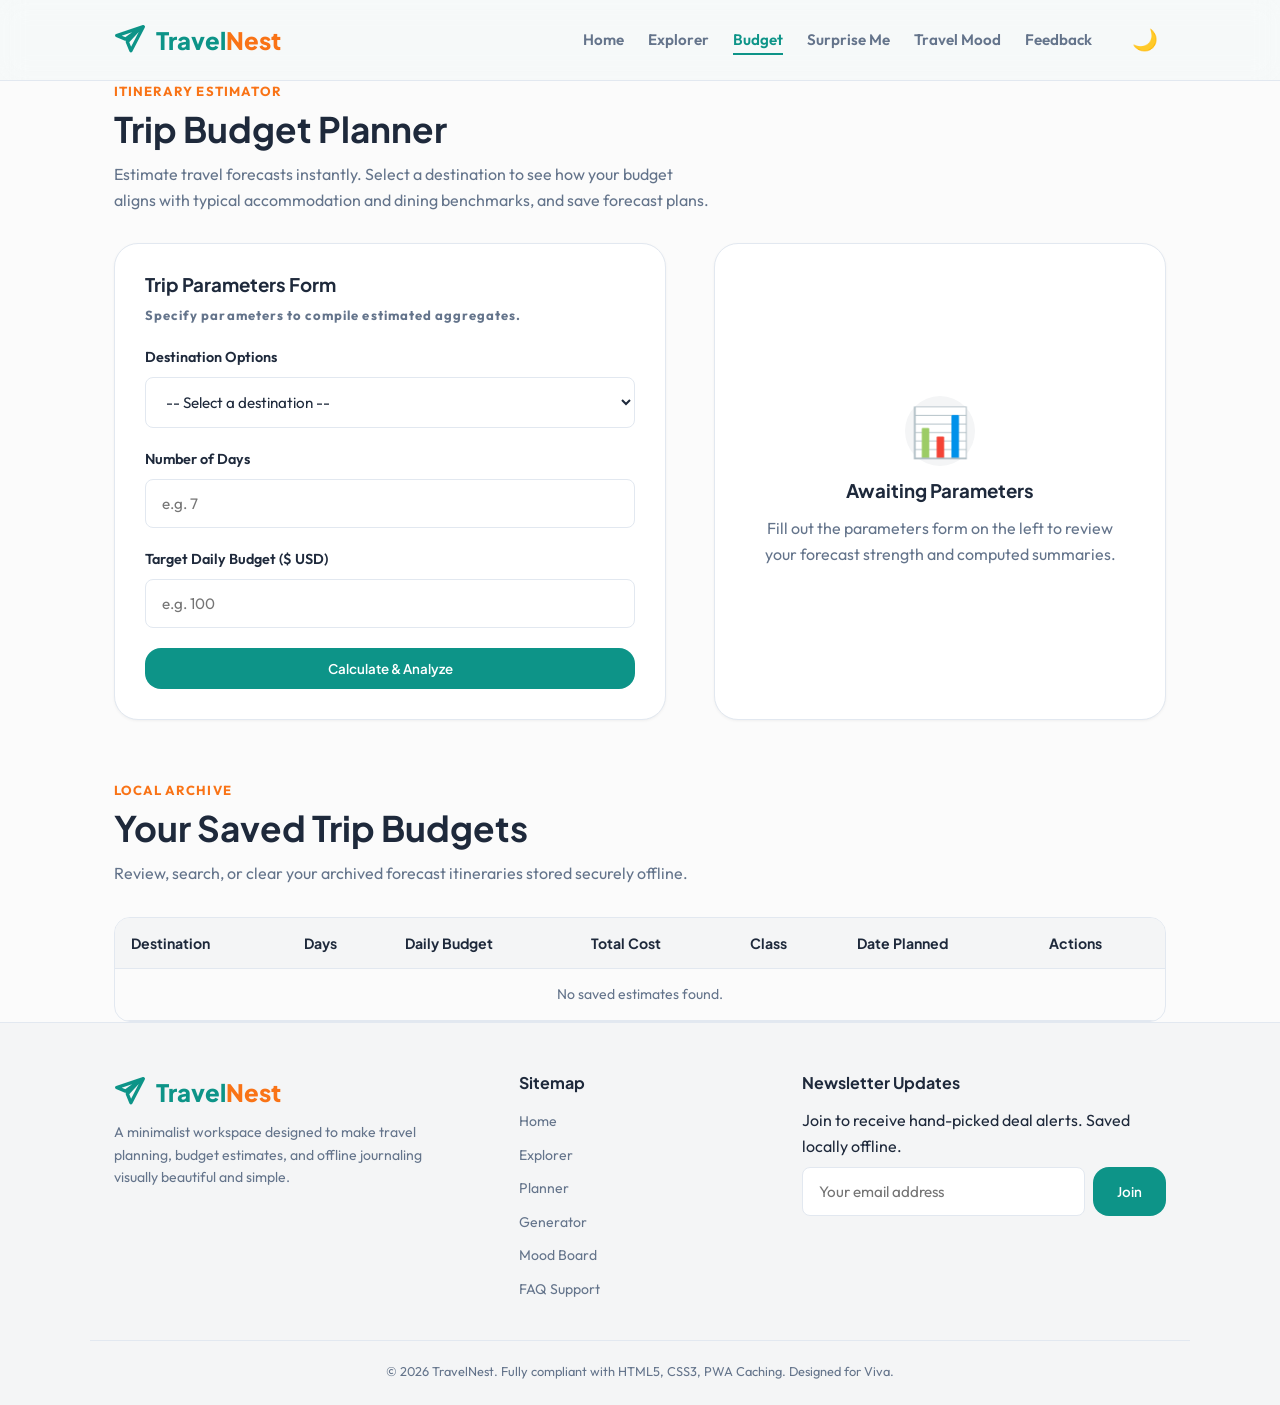
<file: budget.html>
<!DOCTYPE html>
<html lang="en">
<head>
  <script>
    (function() {
      if (localStorage.getItem('tn_theme') === 'dark') {
        document.documentElement.classList.add('dark-theme');
      }
    })();
  </script>
  <meta charset="UTF-8">
  <meta name="viewport" content="width=device-width, initial-scale=1.0">
  <title>Smart Budget Planner - TravelNest Calculator</title>
  <meta name="description" content="Calculate estimated total trip budgets, compare daily spending styles, view luxury/moderate status, and log forecasts offline.">
  <link rel="icon" type="image/png" href="assets/logo.png">
  <link rel="stylesheet" href="css/style.css">
  <link rel="stylesheet" href="css/budget.css">
</head>
<body>

  <header id="global-header"></header>

  <main class="container page-content">
    <section class="budget-header reveal">
      <span class="section-subtitle">Itinerary Estimator</span>
      <h2 class="section-title">Trip Budget Planner</h2>
      <p class="section-desc">Estimate travel forecasts instantly. Select a destination to see how your budget aligns with typical accommodation and dining benchmarks, and save forecast plans.</p>
    </section>

    <section class="grid-2" style="align-items: stretch; margin-top:20px;">
      <div class="calculator-card reveal">
        <h3 style="margin-bottom:8px;">Trip Parameters Form</h3>
        <p class="section-subtitle" style="color:var(--text-muted); text-transform:none; margin-bottom:20px;">Specify parameters to compile estimated aggregates.</p>
        
        <form id="budget-form">
          <div class="form-group">
            <label for="budget-destination" class="form-label">Destination Options</label>
            <select class="form-control" id="budget-destination" required>
              <option value="" disabled selected>-- Select a destination --</option>
              <option value="custom">-- Custom / Other Destination --</option>
            </select>
          </div>

          <div class="form-group hide" id="custom-destination-group">
            <label for="custom-destination-name" class="form-label">Custom City/Country Name</label>
            <input type="text" class="form-control" id="custom-destination-name" placeholder="Enter custom location...">
          </div>

          <div class="form-group">
            <label for="budget-days" class="form-label">Number of Days</label>
            <input type="number" class="form-control" id="budget-days" min="1" max="365" placeholder="e.g. 7" required>
          </div>

          <div class="form-group">
            <label for="budget-daily" class="form-label">Target Daily Budget ($ USD)</label>
            <input type="number" class="form-control" id="budget-daily" min="1" max="99999" placeholder="e.g. 100" required>
          </div>

          <button type="submit" class="btn btn-primary btn-full">Calculate & Analyze</button>
        </form>
      </div>

      <div class="results-card reveal">
        <div class="results-placeholder" id="results-placeholder">
          <div class="placeholder-icon">📊</div>
          <h3>Awaiting Parameters</h3>
          <p class="section-desc" style="margin-bottom:0;">Fill out the parameters form on the left to review your forecast strength and computed summaries.</p>
        </div>

        <div class="results-content hide" id="results-content">
          <h3 style="border-bottom:1px solid var(--border); padding-bottom:10px;">Calculated Estimates</h3>
          
          <div class="estimate-box">
            <span class="estimate-label">Total Estimated Cost</span>
            <div class="estimate-total" id="estimate-total-val">$0</div>
          </div>

          <div class="results-details-grid">
            <div class="metric-box">
              <span class="metric-title">Budget Style Class</span>
              <span class="badge badge-moderate" id="badge-style">Moderate</span>
            </div>
            <div class="metric-box">
              <span class="metric-title">Daily Forecast</span>
              <span class="metric-value" id="daily-allotted-val">$0</span>
            </div>
          </div>

          <div class="gauge-container">
            <div class="gauge-header">
              <span class="gauge-title" id="gauge-label">Budget Strength</span>
              <span class="gauge-percent" id="gauge-percent-val">0%</span>
            </div>
            <div class="progress-bar-bg">
              <div class="progress-bar-fill" id="progress-bar-fill"></div>
            </div>
            <p class="gauge-desc" id="gauge-recommendation">Your budget lines up with average metrics.</p>
          </div>

          <button class="btn btn-accent btn-full" id="save-budget-btn">Save Trip Forecast</button>
        </div>
      </div>
    </section>

    <section class="saved-plans-section reveal">
      <div style="margin-bottom: 24px;">
        <span class="section-subtitle">Local Archive</span>
        <h2 class="section-title">Your Saved Trip Budgets</h2>
        <p class="section-desc">Review, search, or clear your archived forecast itineraries stored securely offline.</p>
      </div>

      <div class="table-responsive">
        <table class="plans-table">
          <thead>
            <tr>
              <th>Destination</th>
              <th>Days</th>
              <th>Daily Budget</th>
              <th>Total Cost</th>
              <th>Class</th>
              <th>Date Planned</th>
              <th>Actions</th>
            </tr>
          </thead>
          <tbody id="saved-plans-body">
            <tr>
              <td colspan="7" style="text-align:center; color:var(--text-muted);">No saved forecasts found. Make computations above to lock logs.</td>
            </tr>
          </tbody>
        </table>
      </div>
    </section>
  </main>

  <footer id="global-footer"></footer>

  <script src="js/data.js"></script>
  <script src="js/app.js"></script>
  <script src="js/budget.js"></script>
</body>
</html>
</file>
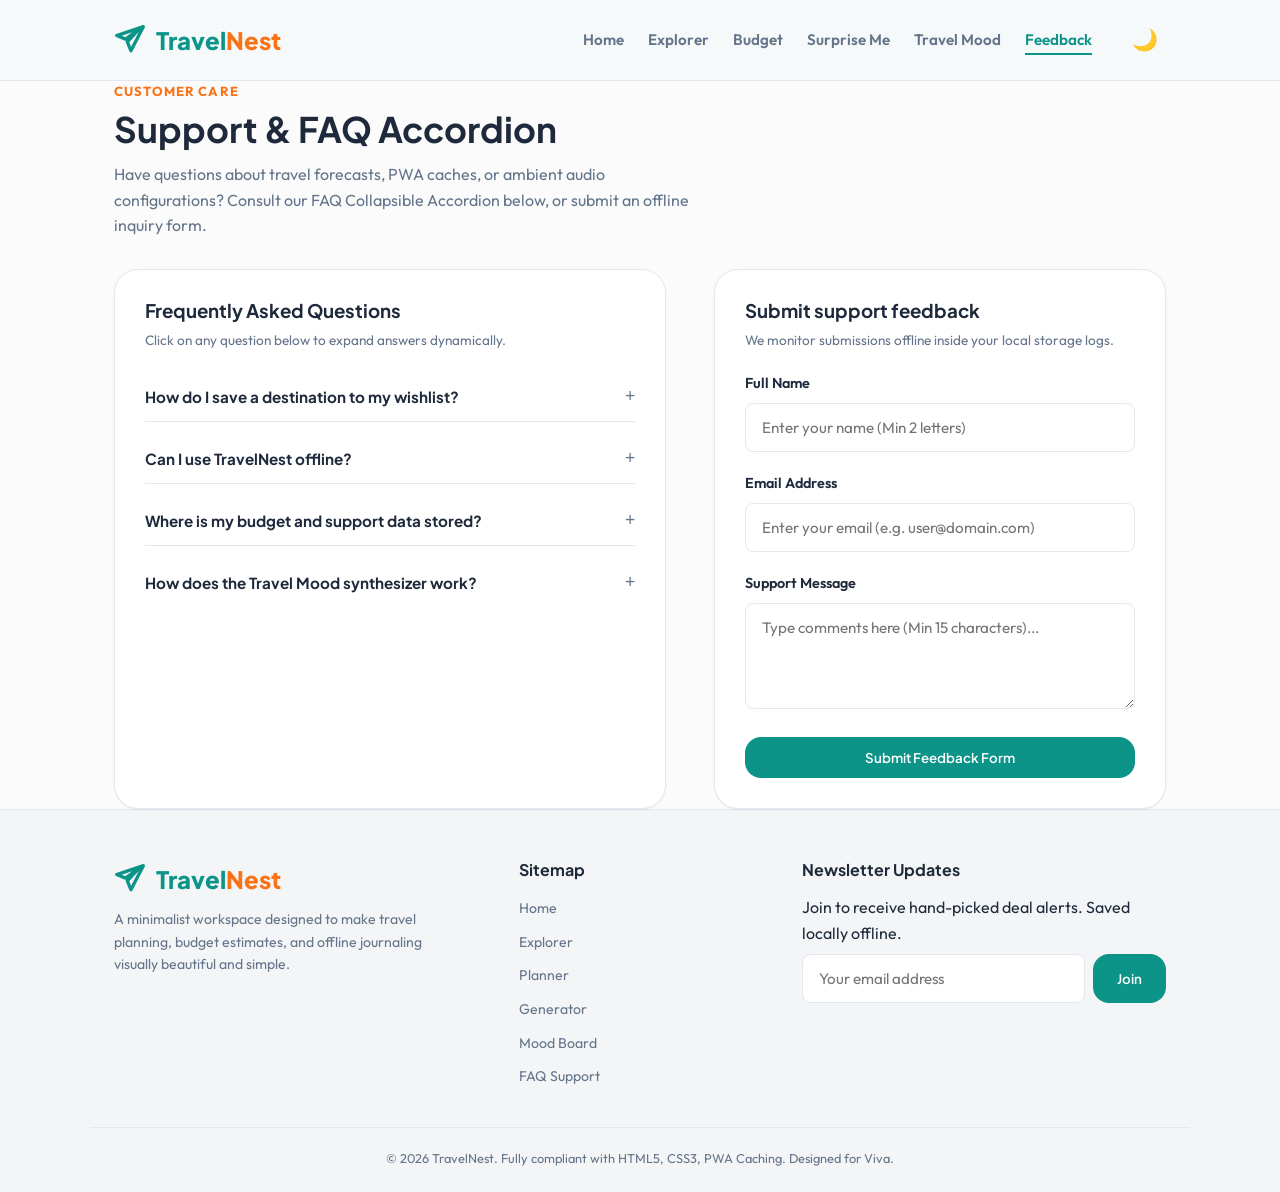
<file: feedback.html>
<!DOCTYPE html>
<html lang="en">
<head>
  <script>
    (function() {
      if (localStorage.getItem('tn_theme') === 'dark') {
        document.documentElement.classList.add('dark-theme');
      }
    })();
  </script>
  <meta charset="UTF-8">
  <meta name="viewport" content="width=device-width, initial-scale=1.0">
  <title>FAQ & Support - TravelNest Help Desk</title>
  <meta name="description" content="Resolve queries instantly via our collapsible support FAQ accordion, or leave message feedback stored locally.">
  <link rel="icon" type="image/png" href="assets/logo.png">
  <link rel="stylesheet" href="css/style.css">
  <link rel="stylesheet" href="css/feedback.css">
</head>
<body>

  <header id="global-header"></header>

  <main class="container page-content">
    <section class="feedback-header reveal">
      <span class="section-subtitle">Customer Care</span>
      <h2 class="section-title">Support & FAQ Accordion</h2>
      <p class="section-desc">Have questions about travel forecasts, PWA caches, or ambient audio configurations? Consult our FAQ Collapsible Accordion below, or submit an offline inquiry form.</p>
    </section>

    <section class="grid-2" style="align-items: stretch; margin-top:20px;">
      <div class="faq-card reveal">
        <h3 style="margin-bottom:8px;">Frequently Asked Questions</h3>
        <p class="faq-subtext">Click on any question below to expand answers dynamically.</p>
        
        <div class="accordion-container" id="faq-accordion">
          <div class="spinner-box">
            <div class="spinner"></div>
            <p>Collapsing FAQ entries...</p>
          </div>
        </div>
      </div>

      <div class="feedback-form-card reveal" id="feedback-form-container">
        <div class="form-panel" id="form-panel">
          <h3 style="margin-bottom:8px;">Submit support feedback</h3>
          <p class="faq-subtext" style="margin-bottom:20px;">We monitor submissions offline inside your local storage logs.</p>
          
          <form id="support-form" novalidate>
            <div class="form-group">
              <label for="fb-name" class="form-label">Full Name</label>
              <input type="text" class="form-control" id="fb-name" placeholder="Enter your name (Min 2 letters)" required pattern="[a-zA-Z ]{2,}">
              <span class="error-msg">Please enter a valid name (letters & spaces only, min 2 characters).</span>
            </div>

            <div class="form-group">
              <label for="fb-email" class="form-label">Email Address</label>
              <input type="email" class="form-control" id="fb-email" placeholder="Enter your email (e.g. user@domain.com)" required>
              <span class="error-msg">Please enter a valid email address.</span>
            </div>

            <div class="form-group">
              <label for="fb-message" class="form-label">Support Message</label>
              <textarea class="form-control" id="fb-message" rows="4" placeholder="Type comments here (Min 15 characters)..." required minlength="15"></textarea>
              <span class="error-msg">Message must be at least 15 characters long.</span>
            </div>

            <button type="submit" class="btn btn-primary btn-full">Submit Feedback Form</button>
          </form>
        </div>

        <div class="success-overlay hide" id="success-overlay">
          <div class="success-icon">✓</div>
          <h3>Inquiry Lodged!</h3>
          <p class="section-desc" style="margin-bottom:0;">Thank you for writing to TravelNest support! Your submission logs have been securely filed in this device's local repository offline.</p>
          <button class="btn btn-secondary" id="submit-another-btn">Submit another response</button>
        </div>
      </div>
    </section>
  </main>

  <footer id="global-footer"></footer>

  <script src="js/data.js"></script>
  <script src="js/app.js"></script>
  <script src="js/feedback.js"></script>
</body>
</html>
</file>
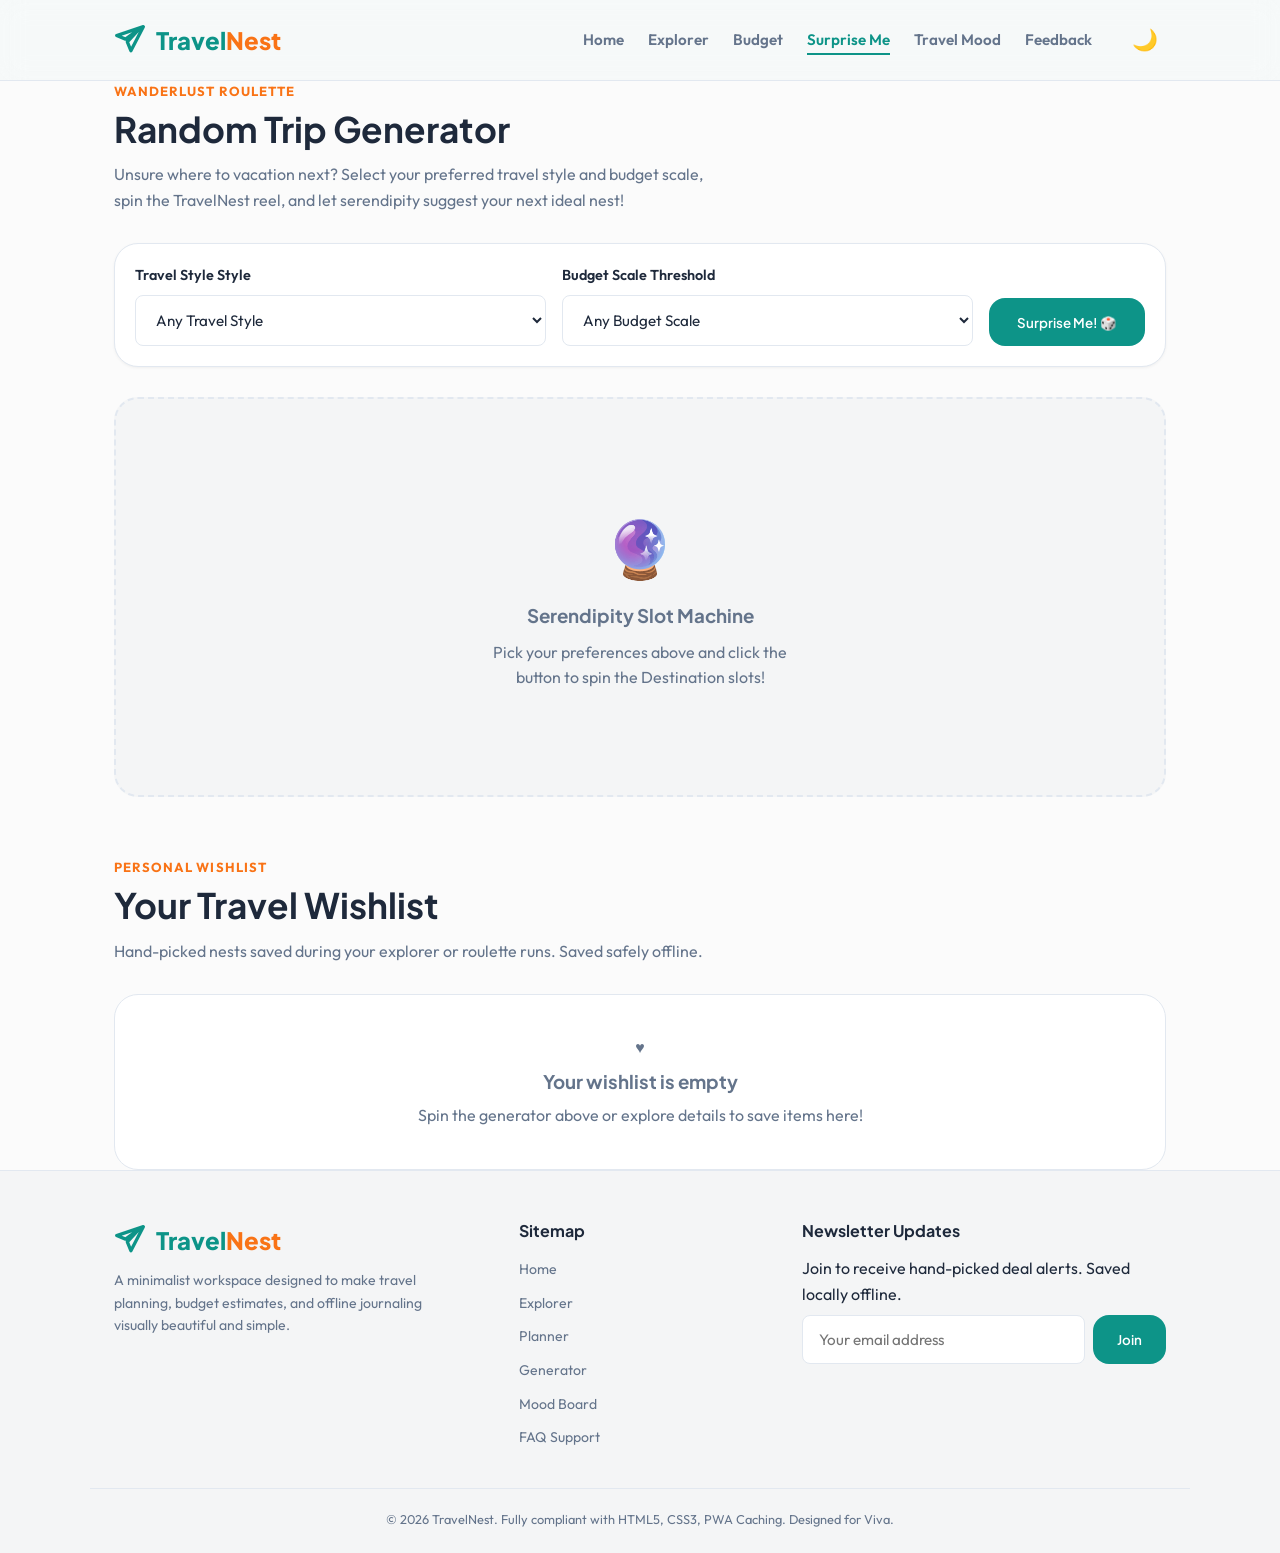
<file: generator.html>
<!DOCTYPE html>
<html lang="en">
<head>
  <script>
    (function() {
      if (localStorage.getItem('tn_theme') === 'dark') {
        document.documentElement.classList.add('dark-theme');
      }
    })();
  </script>
  <meta charset="UTF-8">
  <meta name="viewport" content="width=device-width, initial-scale=1.0">
  <title>Surprise Me - TravelNest Random Trip Generator</title>
  <meta name="description" content="Choose your travel style preferences, spin the surprise roulette, enjoy visual cycles animations, and collect items into wishlists.">
  <link rel="icon" type="image/png" href="assets/logo.png">
  <link rel="stylesheet" href="css/style.css">
  <link rel="stylesheet" href="css/generator.css">
</head>
<body>

  <header id="global-header"></header>

  <main class="container page-content">
    <section class="generator-header reveal">
      <span class="section-subtitle">Wanderlust Roulette</span>
      <h2 class="section-title">Random Trip Generator</h2>
      <p class="section-desc">Unsure where to vacation next? Select your preferred travel style and budget scale, spin the TravelNest reel, and let serendipity suggest your next ideal nest!</p>
    </section>

    <section class="generator-section">
      <div class="selection-card reveal">
        <form id="generator-form" class="generator-form-row">
          <div class="form-group">
            <label for="gen-type" class="form-label">Travel Style Style</label>
            <select class="form-control" id="gen-type">
              <option value="all">Any Travel Style</option>
              <option value="adventure">Adventure & Outdoor</option>
              <option value="relaxation">Relaxation & Beach</option>
              <option value="cultural">History & Culture</option>
              <option value="nature">Scenic Nature</option>
            </select>
          </div>

          <div class="form-group">
            <label for="gen-budget" class="form-label">Budget Scale Threshold</label>
            <select class="form-control" id="gen-budget">
              <option value="all">Any Budget Scale</option>
              <option value="low">Low Budget ($)</option>
              <option value="medium">Medium Budget ($$)</option>
              <option value="high">High Budget ($$$)</option>
            </select>
          </div>

          <button type="submit" class="btn btn-primary btn-generate" id="spin-btn">Surprise Me! 🎲</button>
        </form>
      </div>

      <div class="generator-stage reveal">
        <div class="generator-reel" id="generator-reel">
          <div class="reel-placeholder">
            <div class="roulette-icon">🔮</div>
            <h3>Serendipity Slot Machine</h3>
            <p class="section-desc" style="margin-bottom:0; max-width:320px;">Pick your preferences above and click the button to spin the Destination slots!</p>
          </div>
        </div>
      </div>
    </section>

    <section class="wishlist-section reveal">
      <div style="margin-bottom: 24px;">
        <span class="section-subtitle">Personal Wishlist</span>
        <h2 class="section-title">Your Travel Wishlist</h2>
        <p class="section-desc">Hand-picked nests saved during your explorer or roulette runs. Saved safely offline.</p>
      </div>

      <div class="grid-cards" id="wishlist-grid">
        <div class="wishlist-empty">
          <div class="wishlist-empty-icon">♥</div>
          <h3>Your wishlist is empty</h3>
          <p class="section-desc" style="margin: 0;">Spin the generator above or click destination hearts to collect items here!</p>
        </div>
      </div>
    </section>
  </main>

  <footer id="global-footer"></footer>

  <script src="js/data.js"></script>
  <script src="js/app.js"></script>
  <script src="js/generator.js"></script>
</body>
</html>
</file>
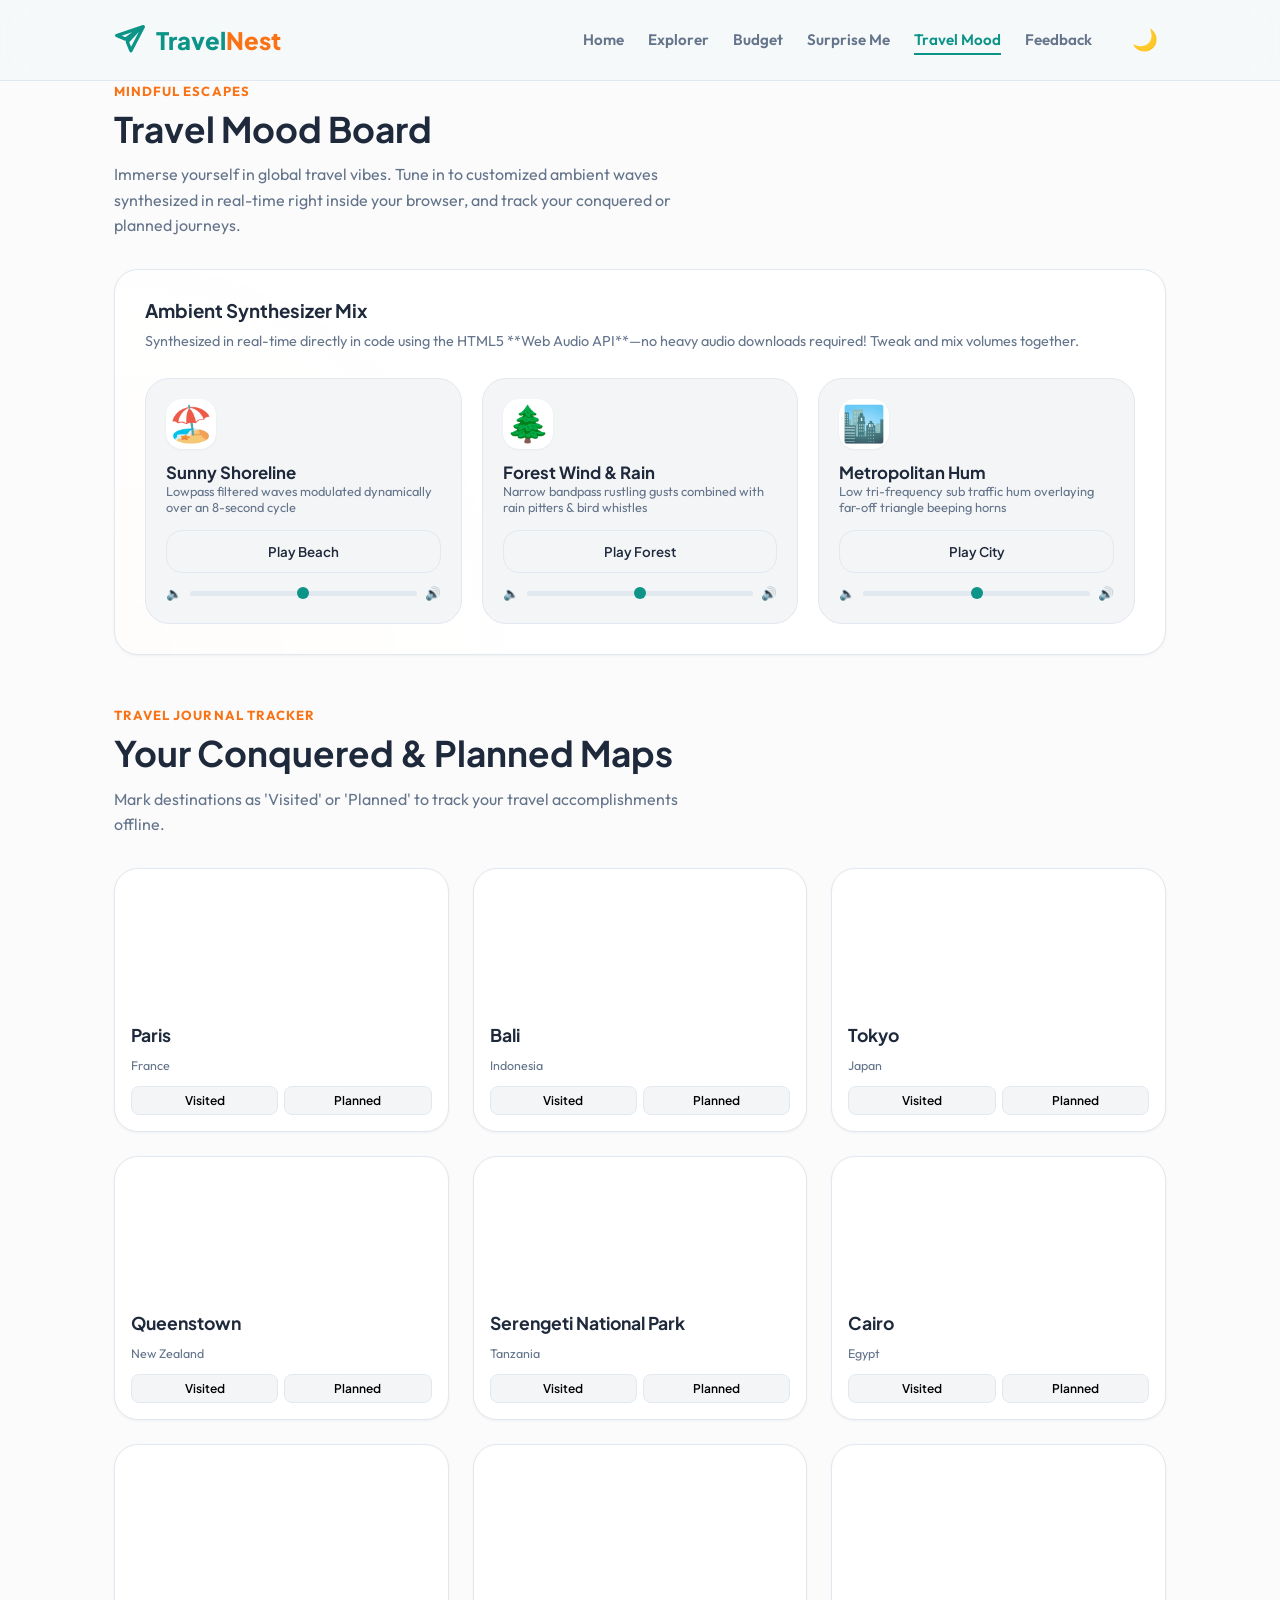
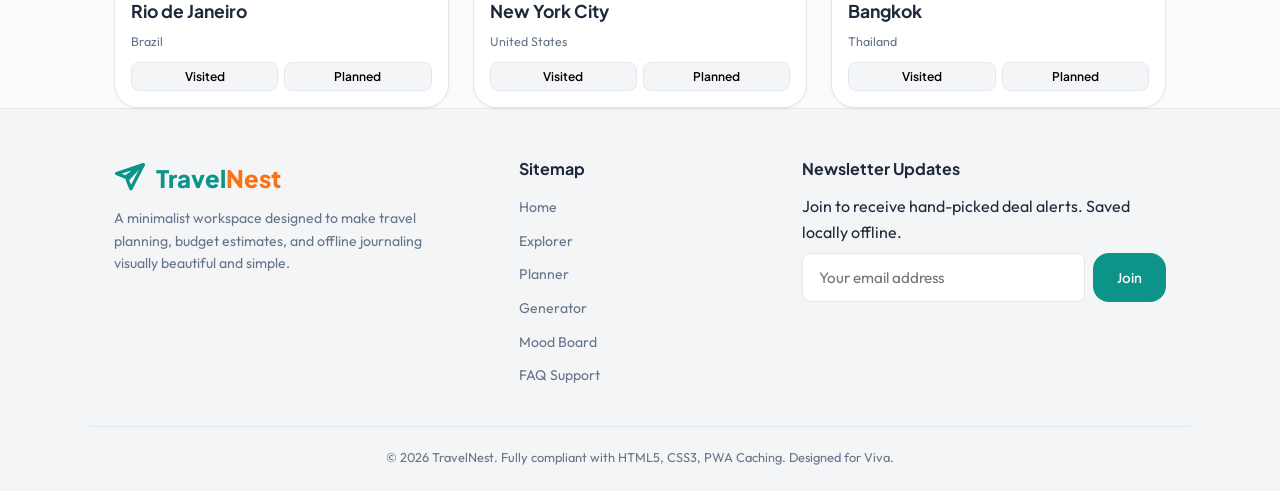
<file: mood.html>
<!DOCTYPE html>
<html lang="en">
<head>
  <script>
    (function() {
      if (localStorage.getItem('tn_theme') === 'dark') {
        document.documentElement.classList.add('dark-theme');
      }
    })();
  </script>
  <meta charset="UTF-8">
  <meta name="viewport" content="width=device-width, initial-scale=1.0">
  <title>Travel Mood - TravelNest Sound Board</title>
  <meta name="description" content="Synthesize relaxing shoreline waves, rainy forests wind, or city hums, and trace plan/visited checklist logs offline.">
  <link rel="icon" type="image/png" href="assets/logo.png">
  <link rel="stylesheet" href="css/style.css">
  <link rel="stylesheet" href="css/mood.css">
</head>
<body>

  <header id="global-header"></header>

  <main class="container page-content">
    <section class="mood-header reveal">
      <span class="section-subtitle">Mindful Escapes</span>
      <h2 class="section-title">Travel Mood Board</h2>
      <p class="section-desc">Immerse yourself in global travel vibes. Tune in to customized ambient waves synthesized in real-time right inside your browser, and track your conquered or planned journeys.</p>
    </section>

    <section class="soundboard-section reveal">
      <h3 style="margin-bottom:8px;">Ambient Synthesizer Mix</h3>
      <p class="soundboard-desc">Synthesized in real-time directly in code using the HTML5 **Web Audio API**—no heavy audio downloads required! Tweak and mix volumes together.</p>
      
      <div class="sound-grid">
        <div class="sound-card" id="sound-beach">
          <div class="sound-icon">🏖️</div>
          <div class="sound-info">
            <h4>Sunny Shoreline</h4>
            <p>Lowpass filtered waves modulated dynamically over an 8-second cycle</p>
          </div>
          <div class="sound-controls">
            <button class="btn btn-secondary play-sound-btn" data-sound="beach">Play Beach</button>
            <div class="vol-slider-group">
              <span>🔈</span>
              <input type="range" class="vol-slider" data-sound="beach" min="0" max="1" step="0.05" value="0.5" aria-label="Beach Volume">
              <span>🔊</span>
            </div>
          </div>
        </div>

        <div class="sound-card" id="sound-forest">
          <div class="sound-icon">🌲</div>
          <div class="sound-info">
            <h4>Forest Wind & Rain</h4>
            <p>Narrow bandpass rustling gusts combined with rain pitters & bird whistles</p>
          </div>
          <div class="sound-controls">
            <button class="btn btn-secondary play-sound-btn" data-sound="forest">Play Forest</button>
            <div class="vol-slider-group">
              <span>🔈</span>
              <input type="range" class="vol-slider" data-sound="forest" min="0" max="1" step="0.05" value="0.5" aria-label="Forest Volume">
              <span>🔊</span>
            </div>
          </div>
        </div>

        <div class="sound-card" id="sound-city">
          <div class="sound-icon">🏙️</div>
          <div class="sound-info">
            <h4>Metropolitan Hum</h4>
            <p>Low tri-frequency sub traffic hum overlaying far-off triangle beeping horns</p>
          </div>
          <div class="sound-controls">
            <button class="btn btn-secondary play-sound-btn" data-sound="city">Play City</button>
            <div class="vol-slider-group">
              <span>🔈</span>
              <input type="range" class="vol-slider" data-sound="city" min="0" max="1" step="0.05" value="0.5" aria-label="City Volume">
              <span>🔊</span>
            </div>
          </div>
        </div>
      </div>
    </section>

    <section class="tracker-section reveal">
      <div style="margin-bottom: 24px;">
        <span class="section-subtitle">Travel Journal Tracker</span>
        <h2 class="section-title">Your Conquered & Planned Maps</h2>
        <p class="section-desc">Mark destinations as 'Visited' or 'Planned' to track your travel accomplishments offline.</p>
      </div>

      <div class="grid-cards" id="tracker-grid">
        <div class="spinner-box">
          <div class="spinner"></div>
          <p>Mapping log pins...</p>
        </div>
      </div>
    </section>
  </main>

  <footer id="global-footer"></footer>

  <script src="js/data.js"></script>
  <script src="js/app.js"></script>
  <script src="js/mood.js"></script>
</body>
</html>
</file>
<file: css/style.css>
@import url('https://fonts.googleapis.com/css2?family=Outfit:wght@300;400;500;600;700;800&family=Plus+Jakarta+Sans:wght@400;500;600;700;800&display=swap');

:root {
  --primary: #0d9488;
  --primary-light: #14b8a6;
  --primary-rgb: 13, 148, 136;
  --accent: #f97316;
  --accent-light: #fb923c;
  --accent-rgb: 249, 115, 22;

  --bg: #fbfbfb;
  --bg-offset: #f4f5f6;
  --card: #ffffff;
  --text-main: #1e293b;
  --text-muted: #64748b;
  --border: #e2e8f0;

  --success: #10b981;
  --error: #ef4444;
  --info: #0ea5e9;

  --font-heading: 'Plus Jakarta Sans', sans-serif;
  --font-body: 'Outfit', sans-serif;
  --radius-sm: 8px;
  --radius-md: 16px;
  --radius-lg: 24px;
  --radius-full: 9999px;

  --shadow-sm: 0 1px 3px rgba(0, 0, 0, 0.05);
  --shadow-md: 0 10px 25px -5px rgba(0, 0, 0, 0.06), 0 8px 16px -6px rgba(0, 0, 0, 0.04);
  --shadow-lg: 0 20px 50px -10px rgba(0, 0, 0, 0.1), 0 10px 20px -10px rgba(0, 0, 0, 0.05);
  --transition: all 0.3s cubic-bezier(0.4, 0, 0.2, 1);
}

.dark-theme {
  --bg: #090d16;
  --bg-offset: #121824;
  --card: #151f32;
  --text-main: #f1f5f9;
  --text-muted: #94a3b8;
  --border: #1e293b;
  --shadow-sm: 0 1px 3px rgba(0, 0, 0, 0.3);
  --shadow-md: 0 10px 25px -5px rgba(0, 0, 0, 0.4);
  --shadow-lg: 0 20px 50px -10px rgba(0, 0, 0, 0.5);
}

*,
*::before,
*::after {
  box-sizing: border-box;
  margin: 0;
  padding: 0;
}

body {
  font-family: var(--font-body);
  background-color: var(--bg);
  color: var(--text-main);
  line-height: 1.6;
  min-height: 100vh;
  display: flex;
  flex-direction: column;
  overflow-x: hidden;
  transition: background-color 0.3s ease, color 0.3s ease;
}

a {
  color: inherit;
  text-decoration: none;
  transition: var(--transition);
}

h1,
h2,
h3,
h4 {
  font-family: var(--font-heading);
  font-weight: 700;
  line-height: 1.2;
}

::-webkit-scrollbar {
  width: 8px;
}

::-webkit-scrollbar-track {
  background: var(--bg-offset);
}

::-webkit-scrollbar-thumb {
  background: var(--border);
  border-radius: var(--radius-full);
}

::-webkit-scrollbar-thumb:hover {
  background: var(--text-muted);
}

.container {
  width: 100%;
  max-width: 1100px;
  margin: 0 auto;
  padding: 0 24px;
}

.grid-2 {
  display: grid;
  grid-template-columns: 1.1fr 0.9fr;
  gap: 48px;
  align-items: center;
}

.grid-cards {
  display: grid;
  grid-template-columns: repeat(auto-fill, minmax(280px, 1fr));
  gap: 24px;
}

header {
  position: sticky;
  top: 0;
  z-index: 100;
  background-color: rgba(var(--primary-rgb), 0.02);
  backdrop-filter: blur(12px);
  border-bottom: 1px solid var(--border);
}

.navbar {
  display: flex;
  justify-content: space-between;
  align-items: center;
  height: 80px;
}

.logo {
  display: flex;
  align-items: center;
  gap: 10px;
  font-family: var(--font-heading);
  font-weight: 800;
  font-size: 1.5rem;
  color: var(--primary);
}

.logo svg {
  width: 32px;
  height: 32px;
  fill: none;
  stroke: var(--primary);
  stroke-width: 2.5;
  transition: var(--transition);
}

.logo:hover svg {
  transform: rotate(15deg) scale(1.1);
  stroke: var(--accent);
}

.logo-accent {
  color: var(--accent);
}

.nav-container {
  display: flex;
  align-items: center;
  gap: 32px;
}

.nav-links {
  display: flex;
  list-style: none;
  gap: 24px;
}

.nav-links a {
  font-weight: 600;
  color: var(--text-muted);
  font-size: 0.95rem;
  position: relative;
  padding: 6px 0;
}

.nav-links a::after {
  content: '';
  position: absolute;
  bottom: 0;
  left: 0;
  width: 0;
  height: 2px;
  background-color: var(--primary);
  transition: var(--transition);
}

.nav-links a:hover {
  color: var(--primary);
}

.nav-links a:hover::after,
.nav-links a.active::after {
  width: 100%;
}

.nav-links a.active {
  color: var(--primary);
}

.theme-toggle {
  background: none;
  border: none;
  font-size: 1.3rem;
  cursor: pointer;
  padding: 8px;
  border-radius: var(--radius-full);
  display: flex;
  align-items: center;
  justify-content: center;
  transition: var(--transition);
}

.theme-toggle:hover {
  background-color: var(--bg-offset);
}

.hamburger {
  display: none;
  flex-direction: column;
  justify-content: space-between;
  width: 22px;
  height: 16px;
  background: none;
  border: none;
  cursor: pointer;
  z-index: 101;
}

.hamburger span {
  width: 100%;
  height: 2px;
  background-color: var(--text-main);
  border-radius: var(--radius-full);
  transition: var(--transition);
}

.hamburger.active span:nth-child(1) {
  transform: translateY(7px) rotate(45deg);
}

.hamburger.active span:nth-child(2) {
  opacity: 0;
}

.hamburger.active span:nth-child(3) {
  transform: translateY(-7px) rotate(-45deg);
}

.btn {
  display: inline-flex;
  align-items: center;
  justify-content: center;
  padding: 12px 24px;
  font-weight: 600;
  font-family: var(--font-heading);
  border-radius: var(--radius-md);
  border: none;
  cursor: pointer;
  transition: var(--transition);
  gap: 8px;
}

.btn-primary {
  background-color: var(--primary);
  color: #ffffff;
}

.btn-primary:hover {
  background-color: var(--primary-light);
  transform: translateY(-2px);
  box-shadow: 0 6px 20px rgba(var(--primary-rgb), 0.25);
}

.btn-secondary {
  background-color: var(--bg-offset);
  color: var(--text-main);
  border: 1px solid var(--border);
}

.btn-secondary:hover {
  background-color: var(--border);
  transform: translateY(-2px);
}

.btn-accent {
  background-color: var(--accent);
  color: #ffffff;
}

.btn-accent:hover {
  background-color: var(--accent-light);
  transform: translateY(-2px);
  box-shadow: 0 6px 20px rgba(var(--accent-rgb), 0.25);
}

.btn-full {
  width: 100%;
}

.form-group {
  margin-bottom: 20px;
  text-align: left;
}

.form-label {
  display: block;
  font-weight: 600;
  margin-bottom: 8px;
  font-size: 0.9rem;
}

.form-control {
  width: 100%;
  padding: 14px 16px;
  font-family: var(--font-body);
  font-size: 0.95rem;
  background-color: var(--card);
  border: 1px solid var(--border);
  border-radius: var(--radius-sm);
  color: var(--text-main);
  transition: var(--transition);
}

.form-control:focus {
  outline: none;
  border-color: var(--primary);
  box-shadow: 0 0 0 3px rgba(var(--primary-rgb), 0.12);
}

.section-subtitle {
  display: block;
  color: var(--accent);
  font-weight: 700;
  font-size: 0.82rem;
  text-transform: uppercase;
  letter-spacing: 0.08em;
  margin-bottom: 6px;
}

.section-title {
  font-size: 2.2rem;
  margin-bottom: 12px;
}

.section-desc {
  color: var(--text-muted);
  font-size: 1rem;
  max-width: 600px;
  margin-bottom: 30px;
}

dialog.modal-box {
  border: none;
  border-radius: var(--radius-lg);
  width: 100%;
  max-width: 650px;
  background-color: var(--card);
  color: var(--text-main);
  margin: auto;
  box-shadow: var(--shadow-lg);
  overflow-y: auto;
  max-height: 90vh;
}

dialog.modal-box::backdrop {
  background-color: rgba(0, 0, 0, 0.5);
  backdrop-filter: blur(6px);
}

.modal-close-btn {
  position: absolute;
  top: 16px;
  right: 16px;
  width: 32px;
  height: 32px;
  border-radius: var(--radius-full);
  background-color: rgba(0, 0, 0, 0.4);
  color: #ffffff;
  border: none;
  font-size: 1.3rem;
  cursor: pointer;
  z-index: 10;
  display: flex;
  align-items: center;
  justify-content: center;
}

.modal-close-btn:hover {
  background-color: var(--accent);
}

.modal-hero {
  height: 200px;
  background-size: cover;
  background-position: center;
  display: flex;
  flex-direction: column;
  justify-content: flex-end;
  padding: 24px;
  position: relative;
}

.modal-hero h2 {
  color: #ffffff;
  font-size: 1.8rem;
  text-shadow: 0 2px 4px rgba(0, 0, 0, 0.4);
}

.modal-subtitle {
  color: rgba(255, 255, 255, 0.9);
  font-size: 1rem;
  text-shadow: 0 1px 2px rgba(0, 0, 0, 0.4);
}

.modal-badge {
  position: absolute;
  top: 20px;
  left: 20px;
  background-color: var(--primary);
  color: #ffffff;
  padding: 4px 10px;
  font-size: 0.72rem;
  font-weight: 700;
  border-radius: var(--radius-full);
  text-transform: uppercase;
}

.modal-body {
  padding: 24px;
  display: flex;
  flex-direction: column;
  gap: 20px;
}

.modal-section h3 {
  font-size: 1.1rem;
  margin-bottom: 8px;
  border-left: 3px solid var(--primary);
  padding-left: 8px;
}

.modal-desc {
  font-size: 0.9rem;
  color: var(--text-muted);
}

.modal-attractions {
  list-style: none;
  display: grid;
  grid-template-columns: 1fr 1fr;
  gap: 8px;
}

.modal-attractions li {
  font-size: 0.88rem;
  display: flex;
  align-items: center;
  gap: 6px;
  color: var(--text-muted);
}

.star-bullet {
  color: var(--accent);
}

.table-responsive {
  width: 100%;
  overflow-x: auto;
  border: 1px solid var(--border);
  border-radius: var(--radius-md);
}

.modal-cost-table {
  width: 100%;
  border-collapse: collapse;
  text-align: left;
  font-size: 0.88rem;
}

.modal-cost-table th,
.modal-cost-table td {
  padding: 10px 14px;
  border-bottom: 1px solid var(--border);
}

.modal-cost-table th {
  background-color: var(--bg-offset);
  font-weight: 700;
}

.modal-cost-table tr:last-child td {
  border-bottom: none;
}

.modal-cost-table .capitalize {
  text-transform: capitalize;
}

.modal-cost-table .cost-more {
  color: var(--error);
  font-weight: 600;
}

.modal-cost-table .cost-less {
  color: var(--success);
  font-weight: 600;
}

.modal-cost-table .table-row-total {
  font-weight: 700;
  background-color: var(--bg-offset);
}

.modal-actions {
  display: flex;
  gap: 12px;
  margin-top: 8px;
}

.modal-actions .btn {
  flex: 1;
}

footer {
  background-color: var(--bg-offset);
  border-top: 1px solid var(--border);
  padding: 50px 0 24px 0;
  margin-top: auto;
}

.footer-grid {
  display: grid;
  grid-template-columns: 1.5fr 1fr 1.5fr;
  gap: 40px;
  margin-bottom: 30px;
}

.footer-about p {
  font-size: 0.88rem;
  color: var(--text-muted);
  margin-top: 10px;
  max-width: 320px;
}

.footer-links-col h4,
.footer-newsletter h4 {
  font-size: 1rem;
  font-weight: 700;
  margin-bottom: 16px;
}

.footer-links-col ul {
  list-style: none;
}

.footer-links-col ul li {
  margin-bottom: 8px;
}

.footer-links-col ul li a {
  color: var(--text-muted);
  font-size: 0.88rem;
}

.footer-links-col ul li a:hover {
  color: var(--primary);
  padding-left: 4px;
}

.newsletter-form {
  display: flex;
  gap: 8px;
  margin-top: 8px;
}

.footer-bottom {
  border-top: 1px solid var(--border);
  padding-top: 20px;
  text-align: center;
  font-size: 0.8rem;
  color: var(--text-muted);
}

@media (max-width: 992px) {
  .footer-grid {
    grid-template-columns: 1fr 1fr;
  }

  .footer-grid>*:first-child {
    grid-column: span 2;
  }
}

@media (max-width: 768px) {
  .grid-2 {
    display: grid;
    grid-template-columns: 1fr;
    text-align: center;
    gap: 32px;
  }

  .hamburger {
    display: flex;
  }

  .nav-links {
    position: fixed;
    top: 80px;
    right: -100%;
    width: 260px;
    height: calc(100vh - 80px);
    background-color: var(--card);
    flex-direction: column;
    padding: 30px;
    gap: 20px;
    box-shadow: var(--shadow-lg);
    border-left: 1px solid var(--border);
    transition: var(--transition);
    z-index: 102;
  }

  .nav-links.active {
    right: 0;
  }

  .nav-container {
    gap: 14px;
  }

  dialog.modal-box {
    width: calc(100% - 32px);
    margin: 16px auto;
  }

  .modal-hero {
    height: 160px;
    padding: 16px;
  }

  .modal-body {
    padding: 16px;
  }

  .modal-actions {
    flex-direction: column;
  }

  .modal-attractions {
    grid-template-columns: 1fr;
  }

  .modal-cost-table th,
  .modal-cost-table td {
    padding: 8px 10px;
    font-size: 0.8rem;
  }

  .footer-grid {
    grid-template-columns: 1fr;
    gap: 24px;
    text-align: center;
  }

  .footer-about p {
    margin-left: auto;
    margin-right: auto;
  }

  .newsletter-form {
    justify-content: center;
  }
}

@media (max-width: 480px) {
  .container {
    padding: 0 16px;
  }
}

.reveal {
  opacity: 0;
  transform: translateY(20px);
  transition: var(--transition);
}

.reveal.visible {
  opacity: 1;
  transform: translateY(0);
}

.hide {
  display: none !important;
}
</file>
<file: css/budget.css>
.calculator-card, .results-card { background-color: var(--card); border: 1px solid var(--border); border-radius: var(--radius-lg); padding: 30px; box-shadow: var(--shadow-sm); display: flex; flex-direction: column; }
.results-card { justify-content: center; position: relative; }
.results-placeholder { text-align: center; padding: 30px 10px; display: flex; flex-direction: column; align-items: center; gap: 14px; }
.placeholder-icon { font-size: 3rem; width: 70px; height: 70px; background-color: var(--bg-offset); border-radius: var(--radius-full); display: flex; align-items: center; justify-content: center; }
.results-content { display: flex; flex-direction: column; gap: 20px; }
.estimate-box { background-color: var(--bg-offset); border: 1px solid var(--border); padding: 20px; border-radius: var(--radius-md); text-align: center; position: relative; overflow: hidden; }
.estimate-box::before { content: ''; position: absolute; top: 0; left: 0; width: 100%; height: 4px; background-color: var(--primary); }
.estimate-label { font-size: 0.8rem; font-weight: 700; color: var(--text-muted); text-transform: uppercase; letter-spacing: 0.04em; }
.estimate-total { font-family: var(--font-heading); font-size: 2.8rem; font-weight: 800; color: var(--primary); line-height: 1; margin-top: 4px; display: inline-block; }
.results-details-grid { display: grid; grid-template-columns: 1fr 1fr; gap: 12px; }
.metric-box { border: 1px solid var(--border); border-radius: var(--radius-md); padding: 12px; display: flex; flex-direction: column; align-items: center; gap: 4px; text-align: center; }
.metric-title { font-size: 0.72rem; font-weight: 700; color: var(--text-muted); text-transform: uppercase; }
.metric-value { font-size: 1.15rem; font-weight: 700; }
.badge { display: inline-block; padding: 2px 10px; font-weight: 700; font-size: 0.78rem; border-radius: var(--radius-full); text-transform: uppercase; }
.badge-low { background-color: rgba(16, 185, 129, 0.08); color: var(--success); }
.badge-moderate { background-color: rgba(14, 165, 233, 0.08); color: var(--info); }
.badge-luxury { background-color: rgba(168, 85, 247, 0.08); color: #a855f7; }
.gauge-container { display: flex; flex-direction: column; gap: 6px; }
.gauge-header { display: flex; justify-content: space-between; align-items: center; font-size: 0.85rem; font-weight: 700; }
.gauge-percent { color: var(--primary); }
.progress-bar-bg { width: 100%; height: 8px; background-color: var(--bg-offset); border: 1px solid var(--border); border-radius: var(--radius-full); overflow: hidden; }
.progress-bar-fill { width: 0%; height: 100%; background-color: var(--primary); border-radius: var(--radius-full); transition: width 0.8s cubic-bezier(0.175, 0.885, 0.32, 1.275); }
.progress-bar-fill.danger { background-color: var(--error); }
.progress-bar-fill.warning { background-color: var(--accent); }
.progress-bar-fill.success { background-color: var(--success); }
.gauge-desc { font-size: 0.8rem; color: var(--text-muted); }

.saved-plans-section { margin-top: 60px; }
.plans-table { width: 100%; border-collapse: collapse; text-align: left; font-size: 0.88rem; }
.plans-table th, .plans-table td { padding: 14px 16px; border-bottom: 1px solid var(--border); }
.plans-table th { background-color: var(--bg-offset); font-weight: 700; font-family: var(--font-heading); }
.plans-table tbody tr:hover { background-color: rgba(var(--primary-rgb), 0.01); }
.plans-table .delete-btn { background: none; border: none; color: var(--error); cursor: pointer; font-weight: 600; padding: 2px 6px; border-radius: var(--radius-sm); transition: var(--transition); }
.plans-table .delete-btn:hover { background-color: rgba(239, 68, 68, 0.08); }

@media (max-width: 768px) {
  .calculator-card, .results-card { padding: 20px; }
  .plans-table th, .plans-table td { padding: 10px 8px; font-size: 0.8rem; }
}
@media (max-width: 480px) {
  .results-details-grid { grid-template-columns: 1fr; }
}
</file>
<file: css/feedback.css>
.faq-card, .feedback-form-card { background-color: var(--card); border: 1px solid var(--border); border-radius: var(--radius-lg); padding: 30px; box-shadow: var(--shadow-sm); display: flex; flex-direction: column; }
.faq-subtext { font-size: 0.85rem; margin-bottom: 20px; color: var(--text-muted); }
.accordion-container { display: flex; flex-direction: column; gap: 12px; }
.accordion-item { border-bottom: 1px solid var(--border); }
.accordion-item:last-child { border-bottom: none; }
.accordion-header { width: 100%; display: flex; justify-content: space-between; align-items: center; padding: 14px 0; background: none; border: none; cursor: pointer; text-align: left; gap: 14px; }
.accordion-header h4 { font-size: 0.95rem; font-weight: 700; color: var(--text-main); transition: var(--transition); }
.accordion-header:hover h4 { color: var(--primary); }
.accordion-icon { font-size: 1.1rem; color: var(--text-muted); transition: var(--transition); }
.accordion-item.active .accordion-icon { transform: rotate(45deg); color: var(--primary); }
.accordion-content { max-height: 0; overflow: hidden; opacity: 0; transition: max-height 0.4s ease, opacity 0.3s ease; }
.accordion-item.active .accordion-content { max-height: 180px; opacity: 1; padding-bottom: 14px; }
.accordion-content p { font-size: 0.85rem; color: var(--text-muted); }

.error-msg { display: none; color: var(--error); font-size: 0.75rem; font-weight: 600; margin-top: 4px; }
.form-control.invalid { border-color: var(--error) !important; box-shadow: 0 0 0 3px rgba(239, 68, 68, 0.1) !important; }
.form-control.invalid + .error-msg { display: block; }
.form-control.valid { border-color: var(--success) !important; box-shadow: 0 0 0 3px rgba(16, 185, 129, 0.08) !important; }
.success-overlay { text-align: center; padding: 30px 10px; display: flex; flex-direction: column; align-items: center; gap: 16px; animation: zoomIn 0.3s ease forwards; }
@keyframes zoomIn { from { opacity: 0; transform: scale(0.95); } to { opacity: 1; transform: scale(1); } }
.success-icon { width: 60px; height: 60px; background-color: rgba(16, 185, 129, 0.08); color: var(--success); font-size: 2rem; font-weight: 700; border-radius: var(--radius-full); display: flex; align-items: center; justify-content: center; }

@media (max-width: 768px) {
  .faq-card, .feedback-form-card { padding: 20px; }
}
</file>
<file: css/generator.css>
.selection-card { background-color: var(--card); border: 1px solid var(--border); border-radius: var(--radius-lg); padding: 20px; box-shadow: var(--shadow-sm); margin-bottom: 30px; }
.generator-form-row { display: flex; align-items: flex-end; gap: 16px; }
.generator-form-row .form-group { margin-bottom: 0; flex: 1; }
.btn-generate { height: 48px; padding: 0 28px; }
.generator-stage { background-color: var(--bg-offset); border: 2px dashed var(--border); border-radius: var(--radius-lg); padding: 30px; display: flex; justify-content: center; align-items: center; min-height: 400px; position: relative; overflow: hidden; }
.generator-reel { width: 100%; max-width: 460px; transition: var(--transition); }
.generator-reel.spinning { filter: blur(4px); transform: scale(0.97); opacity: 0.6; }
.reel-placeholder { display: flex; flex-direction: column; align-items: center; text-align: center; gap: 12px; color: var(--text-muted); }
.roulette-icon { font-size: 3.5rem; animation: floatIcon 4s ease-in-out infinite; }
@keyframes floatIcon { 0%, 100% { transform: translateY(0); } 50% { transform: translateY(-8px); } }
.suggested-card { background-color: var(--card); border: 1px solid var(--border); border-radius: var(--radius-lg); overflow: hidden; box-shadow: var(--shadow-lg); animation: cardReveal 0.4s cubic-bezier(0.175, 0.885, 0.32, 1.275) forwards; }
@keyframes cardReveal { from { opacity: 0; transform: scale(0.92) translateY(15px); } to { opacity: 1; transform: scale(1) translateY(0); } }
.suggested-img-wrapper { height: 200px; background-size: cover; background-position: center; position: relative; }
.suggested-badge { position: absolute; top: 16px; left: 16px; background-color: var(--accent); color: #ffffff; padding: 4px 10px; font-size: 0.7rem; font-weight: 700; border-radius: var(--radius-full); text-transform: uppercase; }
.suggested-details { padding: 24px; }
.suggested-details h3 { font-size: 1.6rem; }
.suggested-country { font-size: 0.9rem; color: var(--primary); font-weight: 600; display: block; margin-bottom: 10px; }
.suggested-tags { display: flex; gap: 8px; margin-bottom: 12px; }
.suggested-tag { font-size: 0.75rem; background-color: var(--bg-offset); border: 1px solid var(--border); padding: 2px 8px; border-radius: var(--radius-sm); font-weight: 600; }
.suggested-desc { font-size: 0.88rem; color: var(--text-muted); margin-bottom: 20px; }
.suggested-actions { display: flex; gap: 10px; flex-wrap: wrap; }
.suggested-actions .btn { flex: 1; font-size: 0.82rem; padding: 10px 14px; }

.wishlist-section { margin-top: 60px; }
.wishlist-empty { grid-column: 1 / -1; text-align: center; background-color: var(--card); border: 1px solid var(--border); border-radius: var(--radius-lg); padding: 40px; display: flex; flex-direction: column; align-items: center; gap: 10px; color: var(--text-muted); }
.wishlist-card { background-color: var(--card); border: 1px solid var(--border); border-radius: var(--radius-md); overflow: hidden; box-shadow: var(--shadow-sm); display: flex; flex-direction: column; position: relative; transition: var(--transition); }
.wishlist-card:hover { transform: translateY(-4px); box-shadow: var(--shadow-md); }
.wishlist-img { height: 140px; background-size: cover; background-position: center; position: relative; }
.wishlist-remove-btn { position: absolute; top: 10px; right: 10px; width: 26px; height: 26px; background-color: rgba(255,255,255,0.9); border-radius: var(--radius-full); border: none; cursor: pointer; display: flex; align-items: center; justify-content: center; color: var(--error); font-size: 0.95rem; box-shadow: var(--shadow-sm); transition: var(--transition); }
.dark-theme .wishlist-remove-btn { background-color: rgba(21, 31, 50, 0.9); }
.wishlist-remove-btn:hover { background-color: var(--error); color: #ffffff; }
.wishlist-details { padding: 12px; display: flex; flex-direction: column; gap: 2px; }
.wishlist-details h4 { font-size: 0.95rem; }
.wishlist-details p { font-size: 0.78rem; color: var(--primary); font-weight: 600; margin-bottom: 6px; }
.wishlist-card-actions { display: flex; gap: 8px; }
.wishlist-card-actions .btn { flex: 1; padding: 6px; font-size: 0.75rem; border-radius: var(--radius-sm); }
.fade-out { opacity: 0; transform: scale(0.9); transition: all 0.3s ease; }

@media (max-width: 768px) {
  .generator-form-row { flex-direction: column; align-items: stretch; gap: 12px; }
  .btn-generate { width: 100%; }
  .generator-stage { padding: 16px; min-height: auto; }
  .suggested-details { padding: 16px; }
}
@media (max-width: 480px) {
  .suggested-actions { flex-direction: column; }
}
</file>
<file: css/mood.css>
.soundboard-section { background-color: var(--card); border: 1px solid var(--border); padding: 30px; border-radius: var(--radius-lg); box-shadow: var(--shadow-sm); margin-bottom: 50px; background-image: radial-gradient(circle at bottom left, rgba(var(--accent-rgb), 0.015), transparent 40%); }
.soundboard-desc { font-size: 0.9rem; margin-bottom: 24px; color: var(--text-muted); }
.sound-grid { display: grid; grid-template-columns: repeat(3, 1fr); gap: 20px; }
.sound-card { border: 1px solid var(--border); border-radius: var(--radius-lg); padding: 20px; background-color: var(--bg-offset); display: flex; flex-direction: column; gap: 14px; transition: var(--transition); }
.sound-card.playing { background-color: var(--card); border-color: var(--primary); box-shadow: 0 0 15px rgba(var(--primary-rgb), 0.12); }
.sound-icon { font-size: 2.2rem; width: 50px; height: 50px; background-color: var(--card); border-radius: var(--radius-md); display: flex; align-items: center; justify-content: center; box-shadow: var(--shadow-sm); }
.sound-card.playing .sound-icon { background-color: rgba(var(--primary-rgb), 0.08); animation: pulseIcon 1.5s ease-in-out infinite; }
@keyframes pulseIcon { 0%, 100% { transform: scale(1); } 50% { transform: scale(1.06); } }
.sound-info h4 { font-size: 1.05rem; }
.sound-info p { font-size: 0.8rem; color: var(--text-muted); line-height: 1.3; min-height: 32px; }
.sound-controls { display: flex; flex-direction: column; gap: 10px; margin-top: auto; }
.vol-slider-group { display: flex; align-items: center; gap: 8px; font-size: 0.8rem; }
.vol-slider { flex-grow: 1; height: 5px; border-radius: var(--radius-full); outline: none; background-color: var(--border); appearance: none; cursor: pointer; }
.vol-slider::-webkit-slider-thumb { appearance: none; width: 12px; height: 12px; border-radius: var(--radius-full); background-color: var(--primary); }
.sound-card.playing .play-sound-btn { background-color: var(--primary); color: #ffffff; border-color: var(--primary); }

.tracker-card { background-color: var(--card); border: 1px solid var(--border); border-radius: var(--radius-lg); overflow: hidden; box-shadow: var(--shadow-sm); display: flex; flex-direction: column; position: relative; transition: var(--transition); }
.tracker-card.visited { border-color: rgba(16, 185, 129, 0.3); }
.tracker-card.planned { border-color: rgba(14, 165, 233, 0.3); }
.tracker-img-wrapper { height: 140px; background-size: cover; background-position: center; position: relative; }
.tracker-badge { position: absolute; top: 10px; left: 10px; padding: 2px 8px; font-size: 0.68rem; font-weight: 700; border-radius: var(--radius-sm); text-transform: uppercase; color: #ffffff; }
.tracker-badge.visited-badge { background-color: var(--success); }
.tracker-badge.planned-badge { background-color: var(--info); }
.tracker-details { padding: 16px; display: flex; flex-direction: column; gap: 10px; }
.tracker-details h4 { font-size: 1.1rem; }
.tracker-details p { font-size: 0.78rem; color: var(--text-muted); }
.mood-toggles { display: flex; gap: 6px; }
.mood-toggle-btn { flex: 1; border: 1px solid var(--border); background-color: var(--bg-offset); padding: 6px; border-radius: var(--radius-sm); font-family: var(--font-heading); font-weight: 600; font-size: 0.75rem; cursor: pointer; transition: var(--transition); display: flex; align-items: center; justify-content: center; }
.mood-toggle-btn.btn-visited.active { background-color: var(--success); border-color: var(--success); color: #ffffff; }
.mood-toggle-btn.btn-planned.active { background-color: var(--info); border-color: var(--info); color: #ffffff; }

@media (max-width: 992px) {
  .sound-grid { grid-template-columns: 1fr 1fr; }
}
@media (max-width: 768px) {
  .sound-grid { grid-template-columns: 1fr; }
  .soundboard-section { padding: 20px; }
  .sound-card { padding: 16px; }
}
</file>
